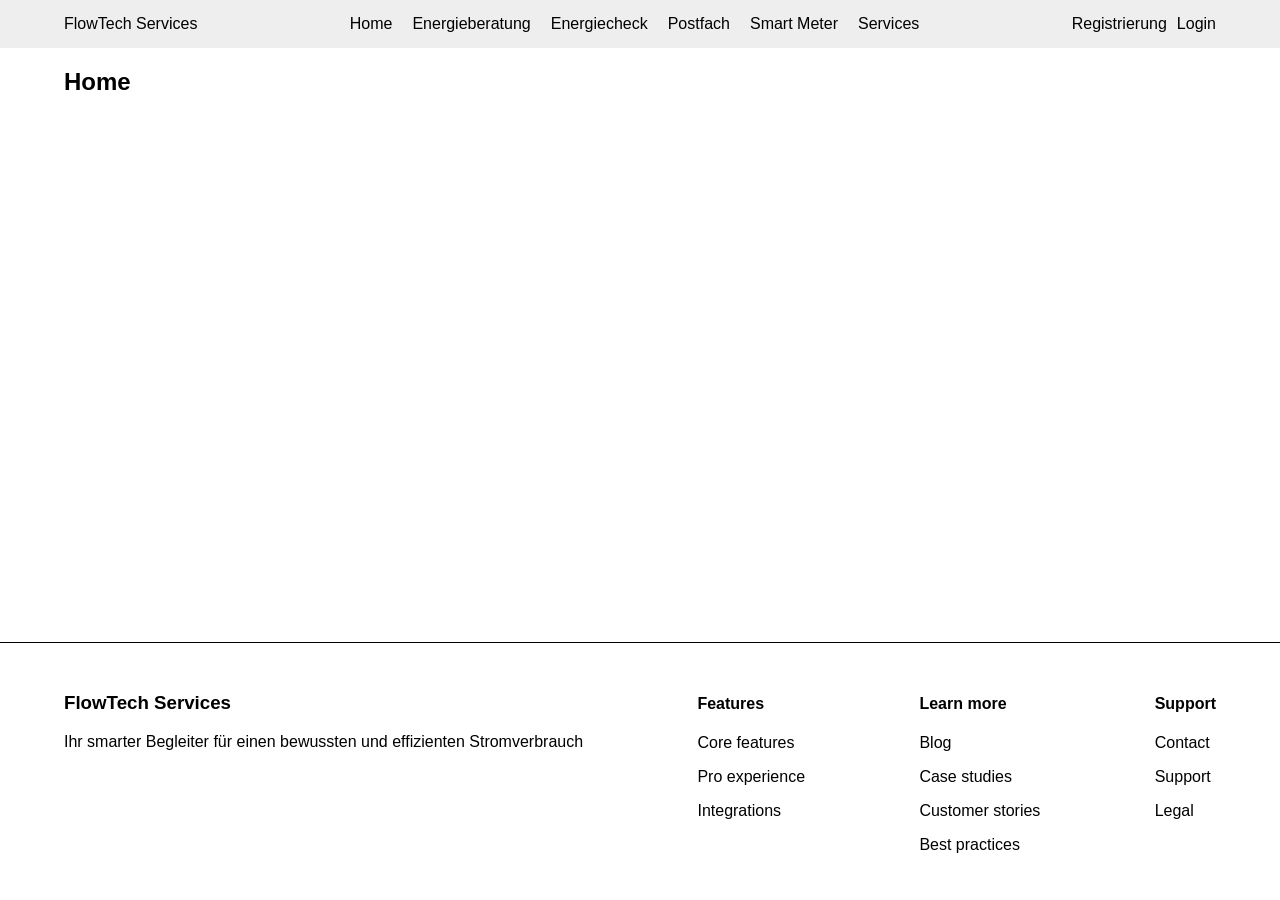
<file: Neuer Ordner/Flowtech/index.html>
<!DOCTYPE html>
<html lang="de">

<head>
  <meta charset="UTF-8">
  <title>FlowTech</title>
  <link rel="stylesheet" href="design.css">
</head>

<body>

<header>
  <nav class="container">

    <div class="logo">FlowTech Services</div>

    <div class="nav-links">
      <a href="index.html">Home</a>
      <a href="energieberatung.html">Energieberatung</a>
      <a href="energiecheck.html">Energiecheck</a>
      <a href="postfach.html">Postfach</a>
      <a href="smartmeter.html">Smart Meter</a>
      <a href="services.html">Services</a>
    </div>

    <div class="nav-actions">
      <a href="registrierung.html">Registrierung</a>
      <a href="login.html">Login</a>
    </div>

  </nav>
</header>

<main class="container">
  <section>
    <h1>Home</h1>
  </section>
</main>

<footer>
 <div class="container">

  <section>
    <h3>FlowTech Services</h3>
    <p>Ihr smarter Begleiter für einen bewussten und effizienten Stromverbrauch</p>
  </section>

  <section>
    <h4>Features</h4>
    <p>Core features</p>
    <p>Pro experience</p>
    <p>Integrations</p>
  </section>

  <section>
    <h4>Learn more</h4>
    <p>Blog</p>
    <p>Case studies</p>
    <p>Customer stories</p>
    <p>Best practices</p>
  </section>

  <section>
    <h4>Support</h4>
    <p>Contact</p>
    <p>Support</p>
    <p>Legal</p>
  </section>
 </div>
</footer>

</body>
</html>
</file>
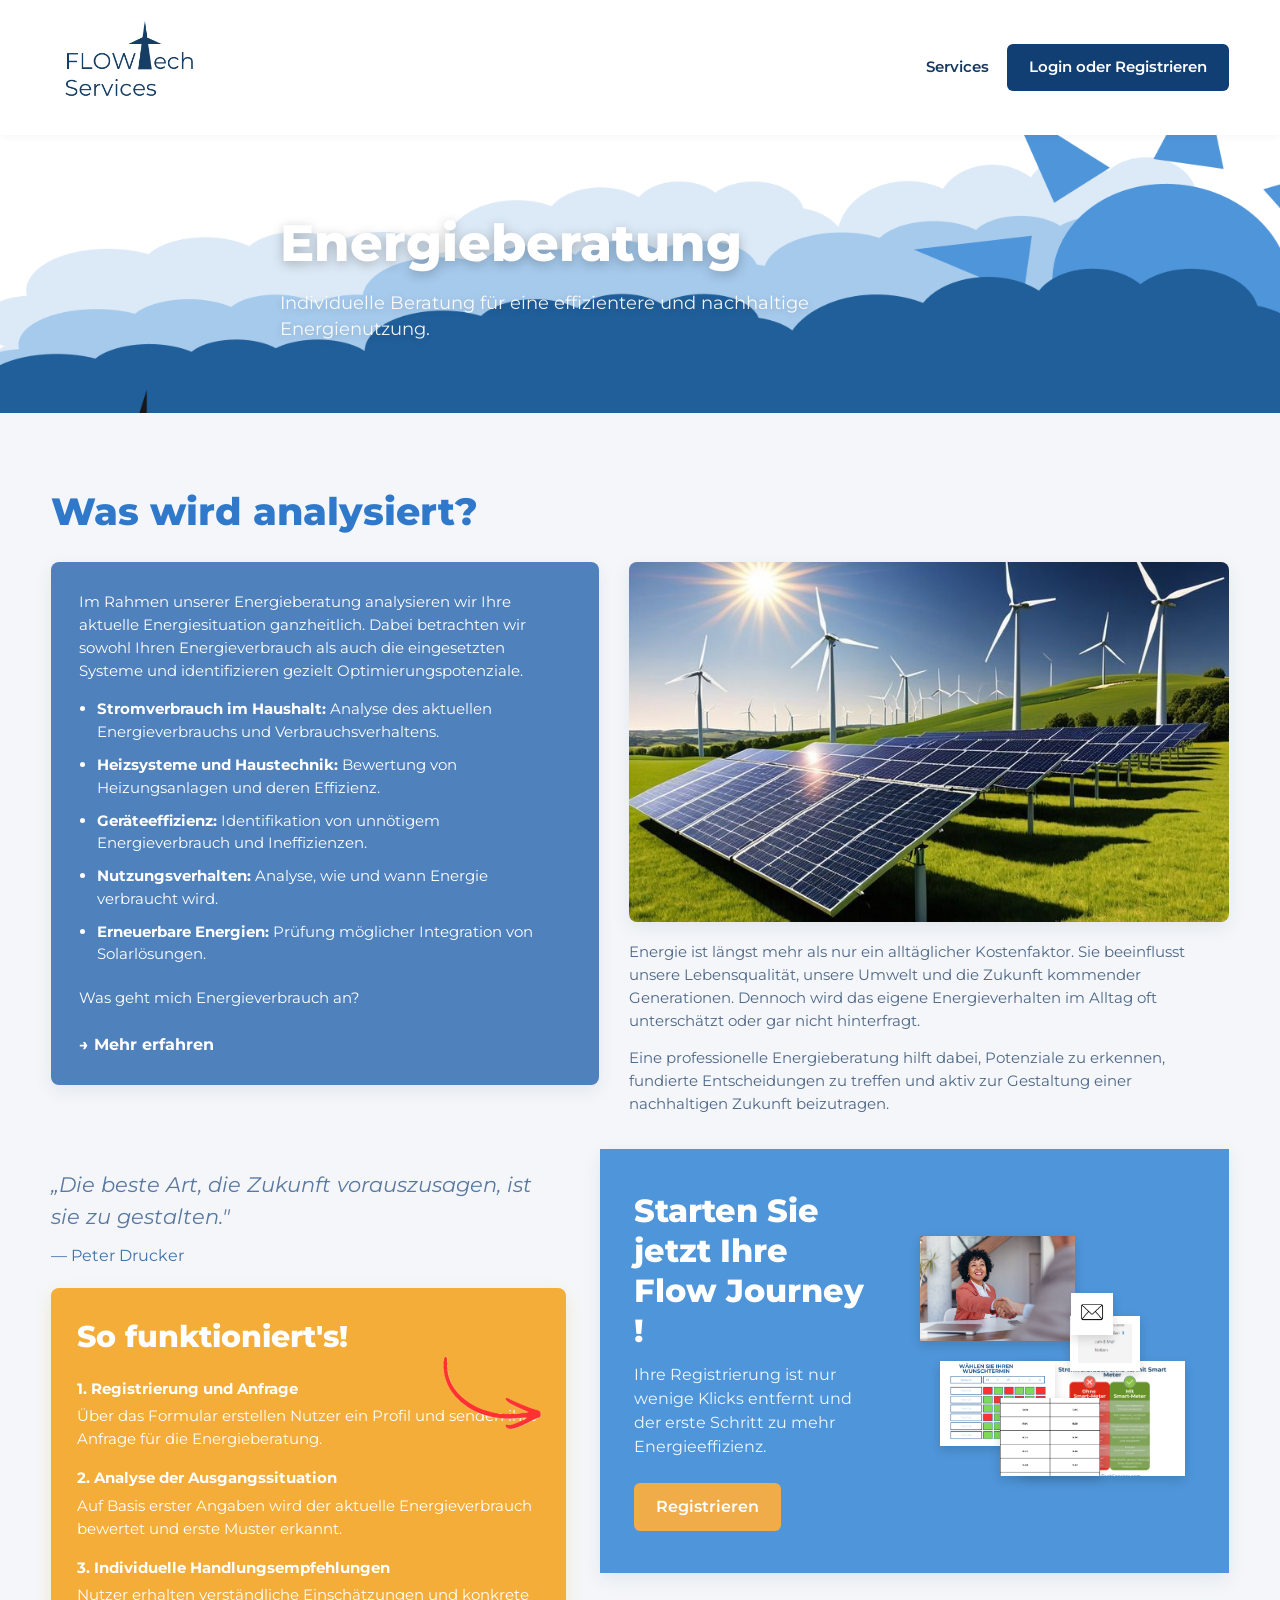
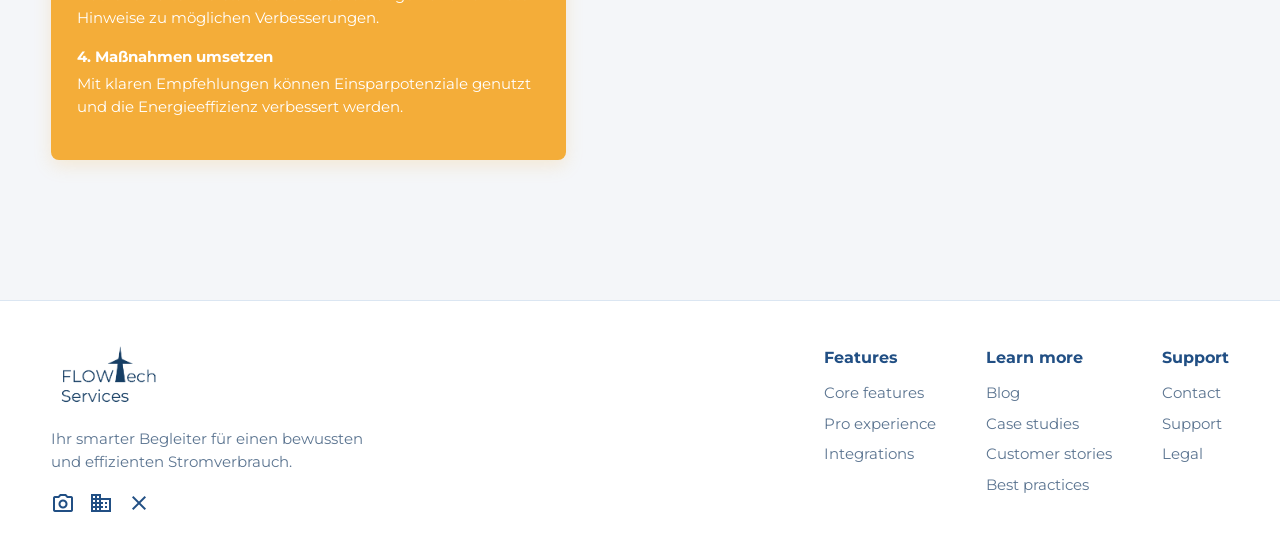
<file: energieberatung.html>
<!DOCTYPE html>
<html lang="de">
<head>
  <meta charset="UTF-8" />
  <meta name="viewport" content="width=device-width, initial-scale=1.0" />
  <title>Energieberatung | Flowtech Services</title>

  <link rel="preconnect" href="https://fonts.googleapis.com">
  <link rel="preconnect" href="https://fonts.gstatic.com" crossorigin>
  <link href="https://fonts.googleapis.com/css2?family=Montserrat:wght@400;500;600;700;800&display=swap" rel="stylesheet">
  <link href="https://fonts.googleapis.com/css2?family=Material+Symbols+Outlined" rel="stylesheet" />

  <style>
    * {
      margin: 0;
      padding: 0;
      box-sizing: border-box;
      font-family: 'Montserrat', Arial, Helvetica, sans-serif;
    }

    body {
      background: #f4f6f9;
      color: #17395f;
      line-height: 1.5;
    }

    a {
      text-decoration: none;
      color: inherit;
    }

    img {
      max-width: 100%;
      display: block;
    }

    .container {
      width: min(1180px, 92%);
      margin: 0 auto;
    }

    header {
      background: #ffffff;
      padding: 20px 0;
      box-shadow: 0 2px 8px rgba(0, 0, 0, 0.04);
      position: sticky;
      top: 0;
      z-index: 100;
    }

    .navbar {
      display: flex;
      justify-content: space-between;
      align-items: center;
      gap: 20px;
    }

    .logo-img {
      height: 95px;
      width: auto;
    }

    .footer-logo {
      height: 70px;
      width: auto;
      margin-bottom: 12px;
    }

    .nav-links {
      display: flex;
      align-items: center;
      gap: 18px;
      font-size: 0.95rem;
      font-weight: 600;
    }

    .btn {
      display: inline-block;
      padding: 12px 22px;
      border-radius: 6px;
      font-weight: 600;
      transition: 0.25s ease;
      text-align: center;
    }

    .btn-primary {
      background: #123f73;
      color: #ffffff;
    }

    .btn-primary:hover {
      background: #0f3560;
    }

    .hero {
      background-image: url("FlowTechBanner.png");
      background-size: cover;
      background-position: top center;
      background-repeat: no-repeat;
      color: white;
      min-height: 190px;
      position: relative;
      display: flex;
      align-items: center;
    }

    .hero-content {
      max-width: 720px;
      text-align: left;
    }

    .hero h1 {
      font-size: clamp(2rem, 4vw, 3.2rem);
      color: #ffffff;
      margin-bottom: 8px;
      font-weight: 800;
      text-shadow: 0 3px 12px rgba(0,0,0,0.25);
    }

    .hero p {
      font-size: 1.1rem;
      color: rgba(255,255,255,0.92);
      max-width: 620px;
      text-shadow: 0 2px 8px rgba(0,0,0,0.18);
    }

    section {
      padding: 70px 0;
    }

    .section-title {
      font-size: clamp(1.7rem, 3vw, 2.4rem);
      margin-bottom: 22px;
      color: #2f78ca;
      font-weight: 800;
    }

    .analysis-grid {
      display: grid;
      grid-template-columns: 1.05fr 1.15fr;
      gap: 30px;
      align-items: start;
    }

    .info-box {
      background: #4f81bd;
      color: #ffffff;
      padding: 28px;
      border-radius: 8px;
      box-shadow: 0 6px 18px rgba(22, 58, 99, 0.08);
    }

    .info-box p {
      margin-bottom: 16px;
      font-size: 0.96rem;
    }

    .info-box ul {
      padding-left: 18px;
      margin-bottom: 20px;
    }

    .info-box li {
      margin-bottom: 10px;
      font-size: 0.95rem;
    }

    .more-link {
      display: inline-block;
      margin-top: 8px;
      font-weight: 700;
      color: #ffffff;
    }

    .image-text img {
      width: 100%;
      height: 360px;
      object-fit: cover;
      border-radius: 8px;
      margin-bottom: 18px;
      box-shadow: 0 6px 18px rgba(22, 58, 99, 0.08);
    }

    .image-text p {
      color: #4e6887;
      margin-bottom: 14px;
      font-size: 0.96rem;
    }

    .quote-section {
      display: grid;
      grid-template-columns: 0.9fr 1.1fr;
      gap: 34px;
      align-items: start;
      margin-top: 20px;
    }

    blockquote {
      font-size: 1.3rem;
      color: #5a79a0;
      font-style: italic;
      padding: 20px 0;
    }

    blockquote span {
      display: block;
      margin-top: 12px;
      font-size: 1rem;
      font-style: normal;
      color: #4172a9;
    }

    .steps-box {
      background: #f4ad39;
      color: #ffffff;
      padding: 26px;
      border-radius: 8px;
      box-shadow: 0 6px 18px rgba(244, 173, 57, 0.18);
      position: relative;
    }

    .steps-box h3 {
      font-size: 1.9rem;
      margin-bottom: 18px;
      font-weight: 800;
    }

    .step {
      margin-bottom: 16px;
      font-size: 0.96rem;
    }

    .step strong {
      display: block;
      margin-bottom: 4px;
    }

    .cta-wrapper {
      position: relative;
      display: flex;
      justify-content: flex-end;
      align-items: center;
      min-height: 420px;
    }

    .red-arrow {
      position: absolute;
      left: -235px;
      top: 145px;
      width: 260px;
      transform: rotate(8deg);
      z-index: 8;
    }

    .cta-card {
      background: #4e95d9;
      color: #ffffff;
      border-radius: 0;
      width: min(736px, 100%);
      min-height: 383px;
      padding: 42px 34px;
      box-shadow: 0 6px 18px rgba(22, 58, 99, 0.08);
      position: relative;
      overflow: hidden;
      display: grid;
      grid-template-columns: 1fr 300px;
      gap: 24px;
      align-items: center;
    }

    .cta-card h3 {
      font-size: 2rem;
      margin-bottom: 12px;
      font-weight: 800;
      line-height: 1.25;
    }

    .cta-card p {
      margin-bottom: 24px;
      color: rgba(255,255,255,0.92);
      font-size: 1rem;
    }

    .cta-card .btn-primary {
      background: #efac48;
      color: #ffffff;
    }

    .cta-card .btn-primary:hover {
      background: #d99635;
    }

    .cta-images {
      position: relative;
      height: 280px;
    }

    .cta-images img {
      position: absolute;
      object-fit: cover;
      box-shadow: 0 4px 10px rgba(0,0,0,0.14);
      background: #ffffff;
    }

    .cta-person {
      width: 155px;
      height: 105px;
      top: 15px;
      left: 25px;
      z-index: 3;
    }

    .cta-table {
      width: 165px;
      height: 115px;
      top: 140px;
      right: 10px;
      z-index: 2;
    }

    .cta-email {
      width: 70px;
      height: 55px;
      top: 95px;
      right: 55px;
      z-index: 6;
      padding: 8px;
      object-fit: contain;
    }

    .cta-calendar {
      width: 115px;
      height: 85px;
      bottom: 55px;
      left: 45px;
      z-index: 4;
    }

    .cta-times {
      width: 100px;
      height: 78px;
      bottom: 25px;
      left: 105px;
      z-index: 5;
    }

    .cta-brief {
      width: 42px;
      height: 42px;
      top: 72px;
      right: 82px;
      z-index: 7;
      object-fit: contain;
      box-shadow: none;
      background: transparent;
    }

    footer {
      background: #ffffff;
      border-top: 1px solid #dbe6f2;
      padding: 45px 0;
      margin-top: 70px;
    }

    .footer-content {
      display: flex;
      justify-content: space-between;
      align-items: flex-start;
      gap: 40px;
      flex-wrap: wrap;
    }

    .footer-brand {
      max-width: 320px;
    }

    .footer-brand p {
      color: #5c7591;
      font-size: 0.95rem;
      margin-bottom: 18px;
    }

    .social-icons {
      display: flex;
      align-items: center;
      gap: 14px;
    }

    .social-icons a {
      display: inline-flex;
      align-items: center;
      justify-content: center;
      color: #214f84;
      transition: transform 0.2s ease, opacity 0.2s ease, color 0.2s ease;
    }

    .social-icons a:hover {
      transform: translateY(-2px);
      opacity: 0.85;
      color: #123f73;
    }

    .social-icons .material-symbols-outlined {
      font-size: 24px;
      font-variation-settings:
        'FILL' 0,
        'wght' 400,
        'GRAD' 0,
        'opsz' 24;
    }

    .footer-links {
      display: flex;
      gap: 50px;
      flex-wrap: wrap;
    }

    .footer-links h4 {
      margin-bottom: 12px;
      color: #214f84;
      font-weight: 700;
    }

    .footer-links a {
      display: block;
      margin-bottom: 8px;
      color: #5c7591;
      font-size: 0.95rem;
      transition: color 0.2s ease;
    }

    .footer-links a:hover {
      color: #214f84;
    }

    @media (max-width: 950px) {
      .analysis-grid,
      .quote-section {
        grid-template-columns: 1fr;
      }

      .cta-wrapper {
        justify-content: stretch;
        min-height: auto;
      }

      .red-arrow {
        display: none;
      }

      .cta-card {
        width: 100%;
        grid-template-columns: 1fr;
      }

      .cta-images {
        height: 260px;
      }

      .navbar {
        flex-direction: column;
        align-items: flex-start;
      }

      .nav-links {
        width: 100%;
        justify-content: space-between;
        flex-wrap: wrap;
      }

      .footer-content {
        flex-direction: column;
      }
    }

    @media (max-width: 600px) {
      .logo-img {
        height: 45px;
      }

      .footer-logo {
        height: 50px;
      }

      .hero {
        min-height: 170px;
        background-position: top center;
      }

      .hero h1 {
        font-size: 2rem;
      }

      .hero p {
        font-size: 0.95rem;
      }

      .btn {
        width: 100%;
      }

      .nav-links {
        gap: 12px;
      }

      .section-title {
        font-size: 1.55rem;
      }

      blockquote {
        font-size: 1.1rem;
      }

      .cta-card {
        grid-template-columns: 1fr;
      }

      .cta-images {
        height: 260px;
      }
    }
  </style>
</head>
<body>
  <header>
    <div class="container navbar">
      <a href="#">
        <img src="FlowTech.png" alt="Flowtech Logo" class="logo-img">
      </a>

      <nav class="nav-links">
        <a href="#analyse">Services</a>
        <a href="#kontakt" class="btn btn-primary">Login oder Registrieren</a>
      </nav>
    </div>
  </header>

  <section class="hero">
    <div class="container hero-content">
      <h1>Energieberatung</h1>
      <p>Individuelle Beratung für eine effizientere und nachhaltige Energienutzung.</p>
    </div>
  </section>

  <section id="analyse">
    <div class="container">
      <h2 class="section-title">Was wird analysiert?</h2>

      <div class="analysis-grid">
        <div class="info-box">
          <p>
            Im Rahmen unserer Energieberatung analysieren wir Ihre aktuelle Energiesituation ganzheitlich. Dabei betrachten wir sowohl Ihren Energieverbrauch als auch die eingesetzten Systeme und identifizieren gezielt Optimierungspotenziale.
          </p>

          <ul>
            <li><strong>Stromverbrauch im Haushalt:</strong> Analyse des aktuellen Energieverbrauchs und Verbrauchsverhaltens.</li>
            <li><strong>Heizsysteme und Haustechnik:</strong> Bewertung von Heizungsanlagen und deren Effizienz.</li>
            <li><strong>Geräteeffizienz:</strong> Identifikation von unnötigem Energieverbrauch und Ineffizienzen.</li>
            <li><strong>Nutzungsverhalten:</strong> Analyse, wie und wann Energie verbraucht wird.</li>
            <li><strong>Erneuerbare Energien:</strong> Prüfung möglicher Integration von Solarlösungen.</li>
          </ul>

          <p>Was geht mich Energieverbrauch an?</p>
          <a href="#" class="more-link">→ Mehr erfahren</a>
        </div>

        <div class="image-text">
          <img src="photovoltaik.jpg" alt="Solar- und Windenergie" />
          <p>
            Energie ist längst mehr als nur ein alltäglicher Kostenfaktor. Sie beeinflusst unsere Lebensqualität, unsere Umwelt und die Zukunft kommender Generationen. Dennoch wird das eigene Energieverhalten im Alltag oft unterschätzt oder gar nicht hinterfragt.
          </p>
          <p>
            Eine professionelle Energieberatung hilft dabei, Potenziale zu erkennen, fundierte Entscheidungen zu treffen und aktiv zur Gestaltung einer nachhaltigen Zukunft beizutragen.
          </p>
        </div>
      </div>

      <div class="quote-section">
        <div>
          <blockquote>
            „Die beste Art, die Zukunft vorauszusagen, ist sie zu gestalten."
            <span>— Peter Drucker</span>
          </blockquote>

          <div class="steps-box">
            <h3>So funktioniert's!</h3>

            <div class="step">
              <strong>1. Registrierung und Anfrage</strong>
              Über das Formular erstellen Nutzer ein Profil und senden ihre Anfrage für die Energieberatung.
            </div>

            <div class="step">
              <strong>2. Analyse der Ausgangssituation</strong>
              Auf Basis erster Angaben wird der aktuelle Energieverbrauch bewertet und erste Muster erkannt.
            </div>

            <div class="step">
              <strong>3. Individuelle Handlungsempfehlungen</strong>
              Nutzer erhalten verständliche Einschätzungen und konkrete Hinweise zu möglichen Verbesserungen.
            </div>

            <div class="step">
              <strong>4. Maßnahmen umsetzen</strong>
              Mit klaren Empfehlungen können Einsparpotenziale genutzt und die Energieeffizienz verbessert werden.
            </div>
          </div>
        </div>

        <div class="cta-wrapper">
          <img src="roter_Pfeil.png" alt="Roter Pfeil" class="red-arrow">

          <div class="cta-card">
            <div class="cta-text">
              <h3>Starten Sie jetzt Ihre Flow Journey !</h3>
              <p>Ihre Registrierung ist nur wenige Klicks entfernt und der erste Schritt zu mehr Energieeffizienz.</p>
              <a href="#kontakt" class="btn btn-primary">Registrieren</a>
            </div>

            <div class="cta-images">
              <img src="gettyimages-2173588178-612x612.jpg" alt="Beratungsgespräch" class="cta-person">
              <img src="Smart_Meter_vs_no_Smart_Meter.png" alt="Smart Meter Tabelle" class="cta-table">
              <img src="Email.png" alt="Email" class="cta-email">
              <img src="Termin_Kalender.png" alt="Termin Kalender" class="cta-calendar">
              <img src="Terminzeiten.png" alt="Terminzeiten" class="cta-times">
              <img src="Brief_emoji.png" alt="Brief Emoji" class="cta-brief">
            </div>
          </div>
        </div>
      </div>
    </div>
  </section>

  <footer id="kontakt">
    <div class="container footer-content">
      <div class="footer-brand">
        <img src="FlowTech.png" alt="Flowtech Logo" class="footer-logo">
        <p>Ihr smarter Begleiter für einen bewussten und effizienten Stromverbrauch.</p>

        <div class="social-icons">
          <a href="#" aria-label="Instagram">
            <span class="material-symbols-outlined">photo_camera</span>
          </a>
          <a href="#" aria-label="LinkedIn">
            <span class="material-symbols-outlined">business</span>
          </a>
          <a href="#" aria-label="X">
            <span class="material-symbols-outlined">close</span>
          </a>
        </div>
      </div>

      <div class="footer-links">
        <div>
          <h4>Features</h4>
          <a href="#">Core features</a>
          <a href="#">Pro experience</a>
          <a href="#">Integrations</a>
        </div>

        <div>
          <h4>Learn more</h4>
          <a href="#">Blog</a>
          <a href="#">Case studies</a>
          <a href="#">Customer stories</a>
          <a href="#">Best practices</a>
        </div>

        <div>
          <h4>Support</h4>
          <a href="#">Contact</a>
          <a href="#">Support</a>
          <a href="#">Legal</a>
        </div>
      </div>
    </div>
  </footer>
</body>
</html>
</file>
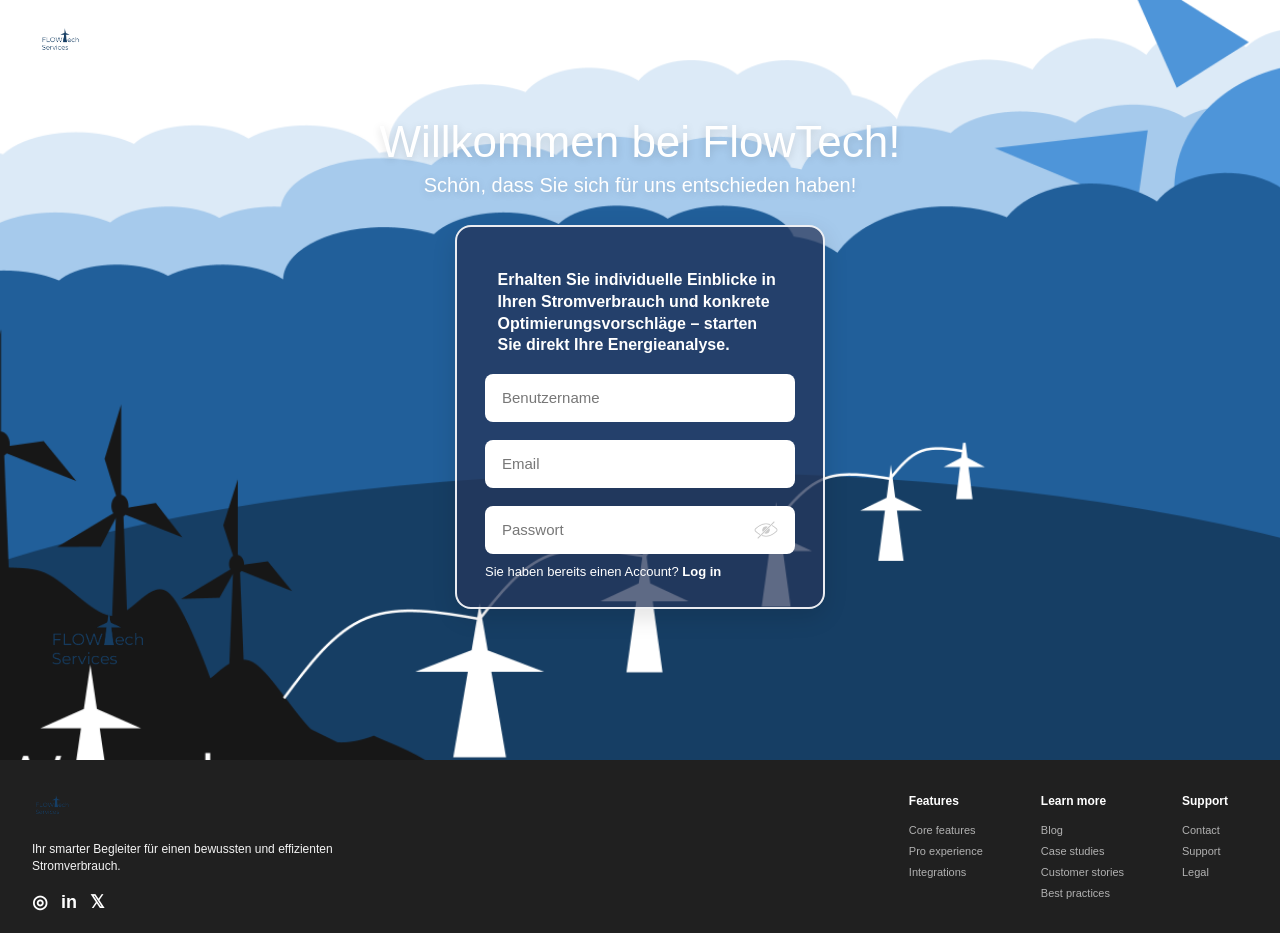
<file: registrierung.html>
<!DOCTYPE html>
<html lang="de">
<head>
  <meta charset="UTF-8" />
  <meta name="viewport" content="width=device-width, initial-scale=1.0" />
  <title>Registrierung | Flowtech Services</title>
  <style>
    * { margin: 0; padding: 0; box-sizing: border-box; font-family: Arial, Helvetica, sans-serif; }
    body { min-height: 100vh; color: #fff; background: #111; }
    a { color: inherit; text-decoration: none; }
    .page {
      min-height: 100vh;
      display: flex;
      flex-direction: column;
      background: url('registrierung.png') center top / cover no-repeat;
    }
    .top-logo {
      position: absolute;
      top: 28px;
      left: 38px;
      width: 96px;
      height: auto;
      z-index: 2;
    }
    main {
      flex: 1;
      min-height: 760px;
      position: relative;
      display: flex;
      flex-direction: column;
      align-items: center;
      padding-top: 118px;
    }
    .title { text-align: center; margin-bottom: 28px; text-shadow: 0 2px 8px rgba(0,0,0,.15); }
    .title h1 { font-size: 44px; line-height: 1.1; font-weight: 400; margin-bottom: 8px; }
    .title p { font-size: 20px; }
    .register-card {
      width: 370px;
      min-height: 374px;
      padding: 42px 28px 28px;
      border: 2px solid rgba(255,255,255,.9);
      border-radius: 16px;
      background: rgba(38, 54, 91, .74);
      box-shadow: 0 8px 24px rgba(0,0,0,.12);
    }
    .card-intro {
      font-size: 16px;
      line-height: 1.35;
      font-weight: 700;
      margin: 0 auto 18px;
      max-width: 285px;
    }
    .form-group { margin-bottom: 18px; }
    .sr-only {
      position: absolute;
      width: 1px;
      height: 1px;
      padding: 0;
      margin: -1px;
      overflow: hidden;
      clip: rect(0,0,0,0);
      white-space: nowrap;
      border: 0;
    }
    input {
      width: 100%;
      height: 48px;
      border: none;
      border-radius: 8px;
      background: #fff;
      color: #333;
      padding: 0 17px;
      font-size: 15px;
      outline: none;
    }
    input::placeholder { color: #777; }
    .password-wrap { position: relative; }
    .password-wrap input { padding-right: 48px; }
    .eye {
      position: absolute;
      right: 17px;
      top: 50%;
      width: 24px;
      transform: translateY(-50%);
      opacity: .55;
      pointer-events: none;
    }
    .login-hint { font-size: 13px; margin-top: -8px; }
    .login-hint a { font-weight: 700; }
    .brand-large {
      position: absolute;
      left: 42px;
      bottom: 82px;
      width: 238px;
      height: auto;
    }
    footer {
      min-height: 170px;
      background: #202020;
      padding: 34px 32px 22px;
      display: flex;
      justify-content: space-between;
      gap: 40px;
      align-items: flex-start;
    }
    .footer-left { max-width: 360px; }
    .footer-left img { width: 86px; height: auto; margin-bottom: 18px; }
    .footer-left p { font-size: 12px; line-height: 1.45; color: #f4f4f4; margin-bottom: 18px; }
    .socials { display: flex; gap: 13px; align-items: center; }
    .socials span { font-size: 18px; font-weight: 700; color: #fff; line-height: 1; }
    .footer-cols { display: flex; gap: 58px; padding-right: 20px; }
    .footer-col h4 { font-size: 12px; margin-bottom: 16px; color: #fff; }
    .footer-col a { display:block; font-size: 11px; color: rgba(255,255,255,.65); margin-bottom: 9px; }
    @media (max-width: 760px) {
      .title h1 { font-size: 34px; }
      .register-card { width: min(370px, 88vw); }
      .brand-large { display: none; }
      footer { flex-direction: column; }
      .footer-cols { flex-wrap: wrap; gap: 30px; }
    }
  </style>
</head>
<body>
  <div class="page">
    <a href="Index.html"><img class="top-logo" src="Flowtech_logo.png" alt="Flowtech Services Logo"></a>

    <main>
      <div class="title">
        <h1>Willkommen bei FlowTech!</h1>
        <p>Schön, dass Sie sich für uns entschieden haben!</p>
      </div>

      <form class="register-card" action="#" method="post">
        <p class="card-intro">Erhalten Sie individuelle Einblicke in Ihren Stromverbrauch und konkrete Optimierungsvorschläge – starten Sie direkt Ihre Energieanalyse.</p>

        <div class="form-group">
          <label class="sr-only" for="benutzername">Benutzername</label>
          <input type="text" id="benutzername" name="benutzername" placeholder="Benutzername" required>
        </div>

        <div class="form-group">
          <label class="sr-only" for="email">Email</label>
          <input type="email" id="email" name="email" placeholder="Email" required>
        </div>

        <div class="form-group password-wrap">
          <label class="sr-only" for="passwort">Passwort</label>
          <input type="password" id="passwort" name="passwort" placeholder="Passwort" required>
          <img class="eye" src="durchgestrichenes_Auge.png" alt="">
        </div>

        <p class="login-hint">Sie haben bereits einen Account? <a href="#">Log in</a></p>
      </form>

      <img class="brand-large" src="Flowtech_logo.png" alt="Flowtech Services Logo">
    </main>

    <footer>
      <div class="footer-left">
        <img src="Flowtech_logo.png" alt="Flowtech Services Logo">
        <p>Ihr smarter Begleiter für einen bewussten und effizienten Stromverbrauch.</p>
        <div class="socials" aria-label="Social Media Links">
          <span>◎</span><span>in</span><span>𝕏</span>
        </div>
      </div>
      <div class="footer-cols">
        <div class="footer-col">
          <h4>Features</h4>
          <a href="#">Core features</a>
          <a href="#">Pro experience</a>
          <a href="#">Integrations</a>
        </div>
        <div class="footer-col">
          <h4>Learn more</h4>
          <a href="#">Blog</a>
          <a href="#">Case studies</a>
          <a href="#">Customer stories</a>
          <a href="#">Best practices</a>
        </div>
        <div class="footer-col">
          <h4>Support</h4>
          <a href="#">Contact</a>
          <a href="#">Support</a>
          <a href="#">Legal</a>
        </div>
      </div>
    </footer>
  </div>
</body>
</html>
</file>
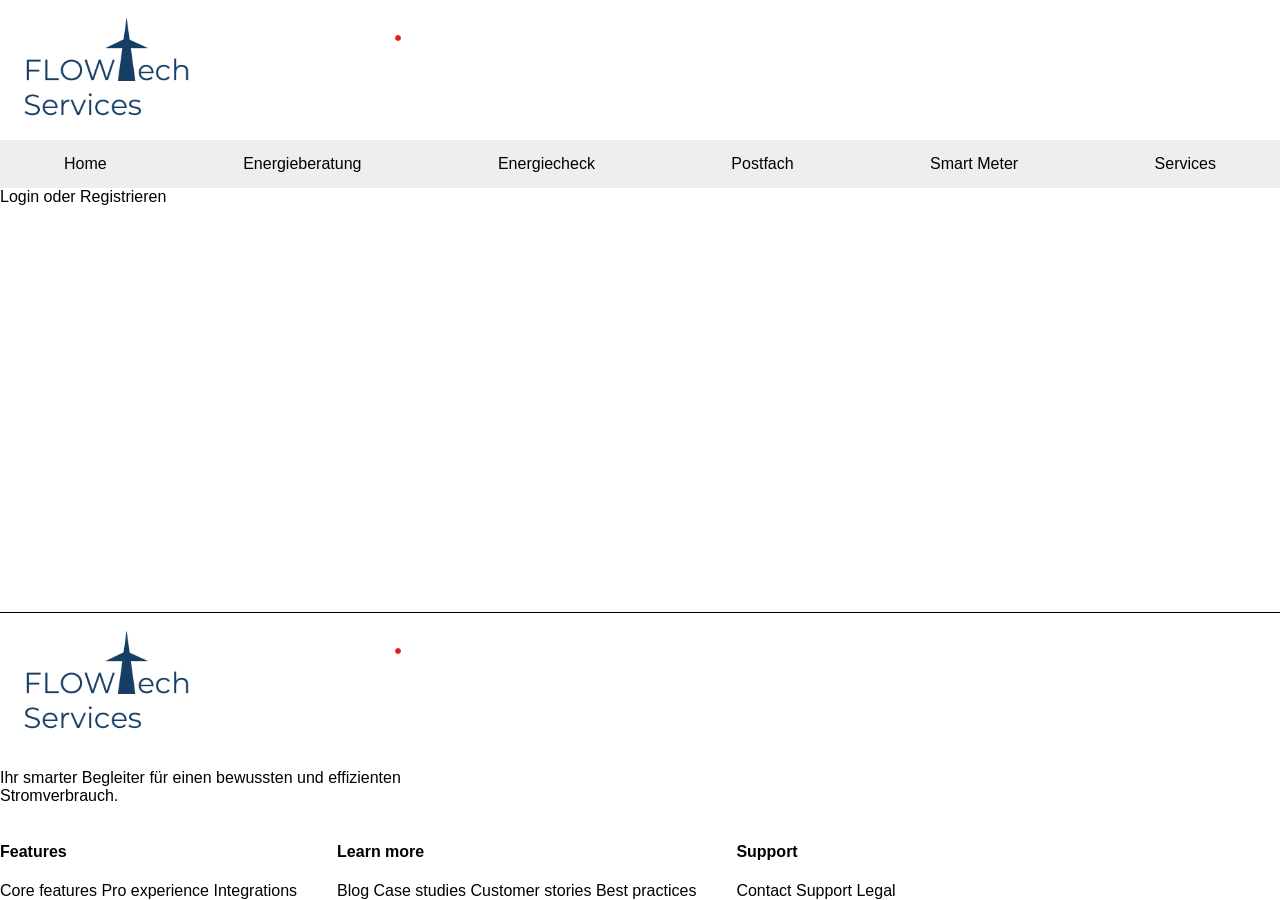
<file: Neuer Ordner/Flowtech/bestpractices.html>
<!DOCTYPE html>
<html lang="de">
<head>
  <meta charset="UTF-8">
  <title>FLOWtech</title>
  <link rel="stylesheet" href="design.css">
</head>

<body>

<header>
  <div class="logo">
    <img src="logo.png" alt="Logo">
  </div>

  <nav>
    <a href="index.html">Home</a>
    <a href="energieberatung.html">Energieberatung</a>
    <a href="energiecheck.html">Energiecheck</a>
    <a href="postfach.html">Postfach</a>
    <a href="smartmeter.html">Smart Meter</a>
    <a href="services.html">Services</a>
  </nav>

  <a href="login.html" class="login-btn">Login oder Registrieren</a>
</header>

<main>
</main>

<footer>

  <div class="footer-left">
    <img src="logo.png" alt="Logo" class="footer-logo">
    <p>Ihr smarter Begleiter für einen bewussten und effizienten Stromverbrauch.</p>
  </div>

  <div class="footer-right">

    <div>
      <h4>Features</h4>
      <a href="features.html">Core features</a>
      <a href="experience.html">Pro experience</a>
      <a href="integrations.html">Integrations</a>
    </div>

    <div>
      <h4>Learn more</h4>
      <a href="blog.html">Blog</a>
      <a href="casestudies.html">Case studies</a>
      <a href="customers.html">Customer stories</a>
      <a href="bestpractices.html">Best practices</a>
    </div>

    <div>
      <h4>Support</h4>
      <a href="contact.html">Contact</a>
      <a href="support.html">Support</a>
      <a href="legal.html">Legal</a>
    </div>

  </div>

</footer>

</body>
</html>
</file>
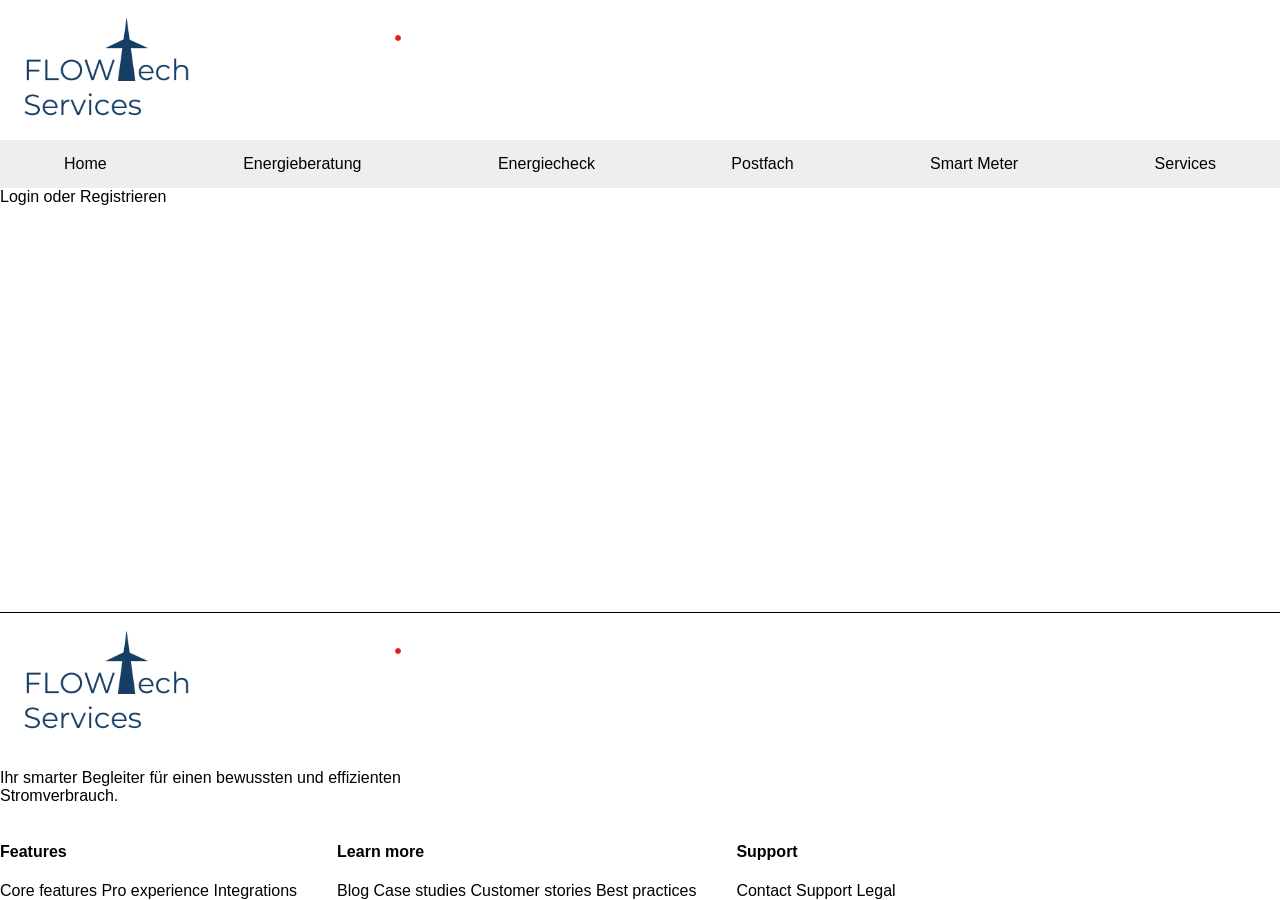
<file: Neuer Ordner/Flowtech/casesstudies.html>
<!DOCTYPE html>
<html lang="de">
<head>
  <meta charset="UTF-8">
  <title>FLOWtech</title>
  <link rel="stylesheet" href="design.css">
</head>

<body>

<header>
  <div class="logo">
    <img src="logo.png" alt="Logo">
  </div>

  <nav>
    <a href="index.html">Home</a>
    <a href="energieberatung.html">Energieberatung</a>
    <a href="energiecheck.html">Energiecheck</a>
    <a href="postfach.html">Postfach</a>
    <a href="smartmeter.html">Smart Meter</a>
    <a href="services.html">Services</a>
  </nav>

  <a href="login.html" class="login-btn">Login oder Registrieren</a>
</header>

<main>
</main>

<footer>

  <div class="footer-left">
    <img src="logo.png" alt="Logo" class="footer-logo">
    <p>Ihr smarter Begleiter für einen bewussten und effizienten Stromverbrauch.</p>
  </div>

  <div class="footer-right">

    <div>
      <h4>Features</h4>
      <a href="features.html">Core features</a>
      <a href="experience.html">Pro experience</a>
      <a href="integrations.html".html">Integrations</a>
    </div>

    <div>
      <h4>Learn more</h4>
      <a href="blog.html">Blog</a>
      <a href="casestudies.html">Case studies</a>
      <a href="customers.html">Customer stories</a>
      <a href="bestpractices.html">Best practices</a>
    </div>

    <div>
      <h4>Support</h4>
      <a href="contact.html">Contact</a>
      <a href="support.html">Support</a>
      <a href="legal.html">Legal</a>
    </div>

  </div>

</footer>

</body>
</html>
</file>
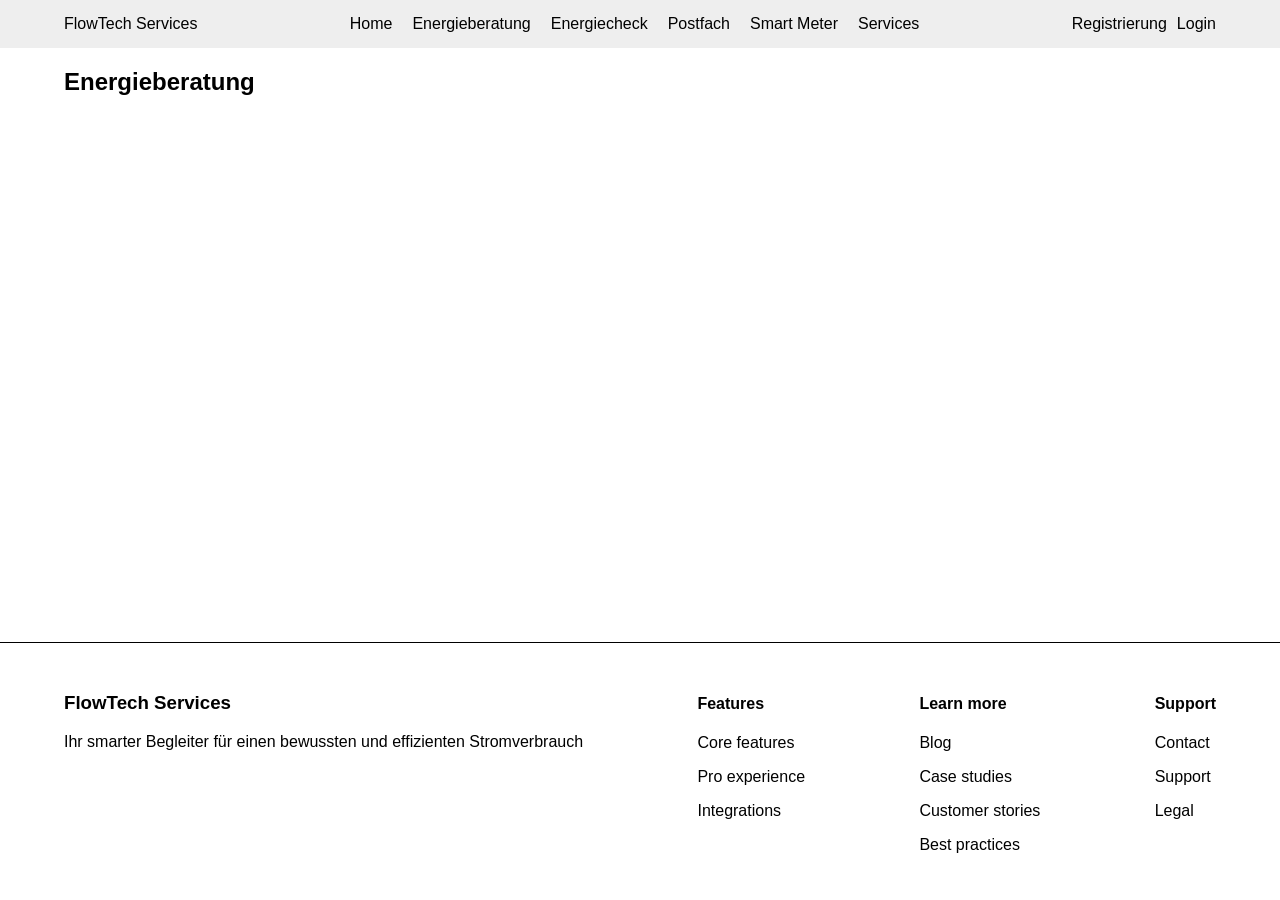
<file: Neuer Ordner/Flowtech/energieberatung.html>
<!DOCTYPE html>
<html lang="de">

<head>
  <meta charset="UTF-8">
  <title>FlowTech</title>
  <link rel="stylesheet" href="design.css">
</head>

<body>

<header>
  <nav class="container">

    <div class="logo">FlowTech Services</div>

    <div class="nav-links">
      <a href="index.html">Home</a>
      <a href="energieberatung.html">Energieberatung</a>
      <a href="energiecheck.html">Energiecheck</a>
      <a href="postfach.html">Postfach</a>
      <a href="smartmeter.html">Smart Meter</a>
      <a href="services.html">Services</a>
    </div>

    <div class="nav-actions">
      <a href="registrierung.html">Registrierung</a>
      <a href="login.html">Login</a>
    </div>

  </nav>
</header>

<main class="container">
  <section>
    <h1>Energieberatung</h1>
  </section>
</main>

<footer>
 <div class="container">

  <section>
    <h3>FlowTech Services</h3>
    <p>Ihr smarter Begleiter für einen bewussten und effizienten Stromverbrauch</p>
  </section>

  <section>
    <h4>Features</h4>
    <p>Core features</p>
    <p>Pro experience</p>
    <p>Integrations</p>
  </section>

  <section>
    <h4>Learn more</h4>
    <p>Blog</p>
    <p>Case studies</p>
    <p>Customer stories</p>
    <p>Best practices</p>
  </section>

  <section>
    <h4>Support</h4>
    <p>Contact</p>
    <p>Support</p>
    <p>Legal</p>
  </section>
 </div>
</footer>

</body>
</html>
</file>
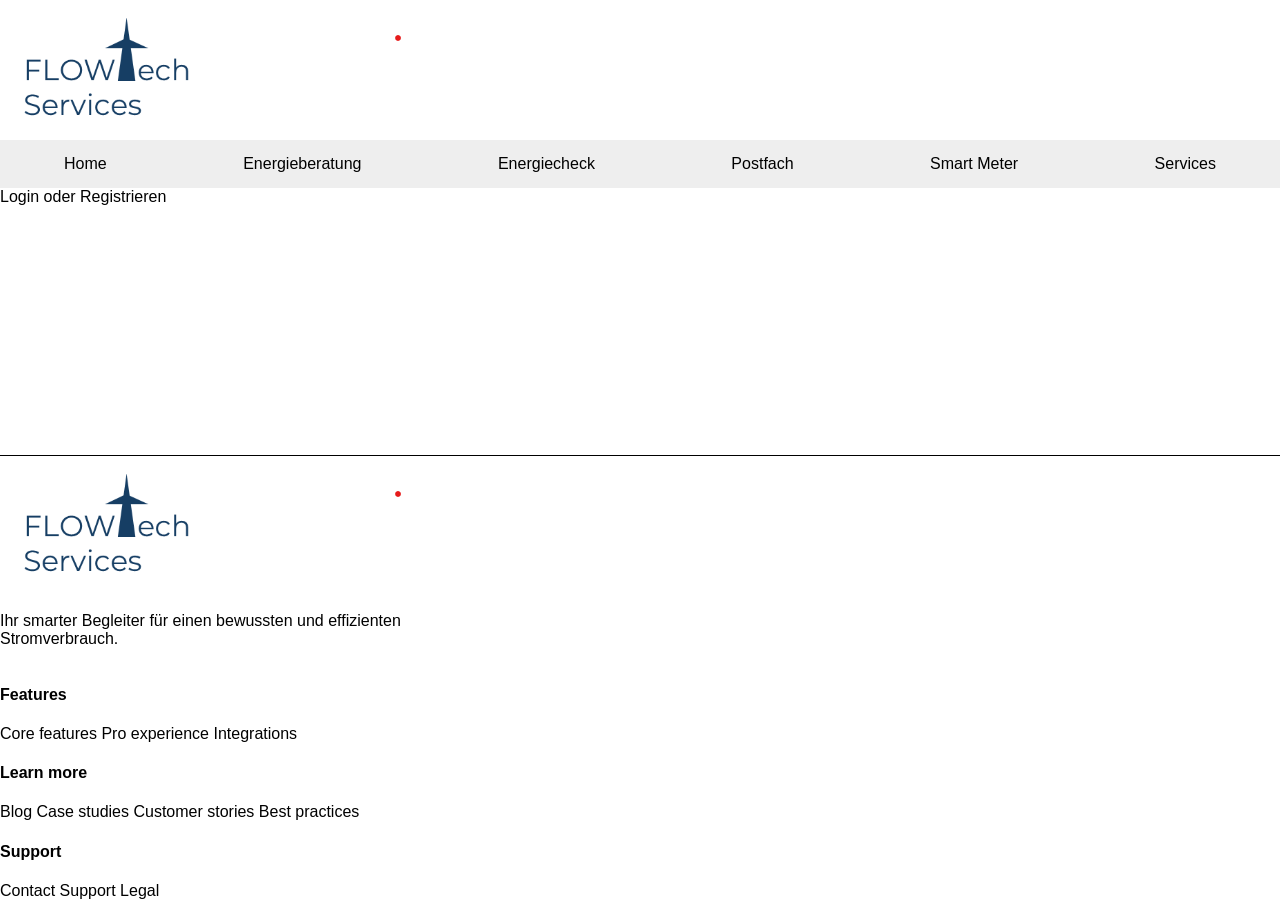
<file: Neuer Ordner/Flowtech/energiecheck.html>
<!DOCTYPE html>
<html lang="de">
<head>
  <meta charset="UTF-8">
  <title>FLOWtech</title>
  <link rel="stylesheet" href="design.css">
</head>

<body>

<header>
  <div class="logo">
    <img src="logo.png" alt="Logo">
  </div>

  <nav>
    <a href="index.html">Home</a>
    <a href="energieberatung.html">Energieberatung</a>
    <a href="energiecheck.html">Energiecheck</a>
    <a href="postfach.html">Postfach</a>
    <a href="smartmeter.html">Smart Meter</a>
    <a href="services.html">Services</a>
  </nav>

  <a href="login.html" class="login-btn">Login oder Registrieren</a>
</header>

<main>
</main>

<footer>

  <div class="footer-left">
    <img src="logo.png" alt="Logo" class="footer-logo">
    <p>Ihr smarter Begleiter für einen bewussten und effizienten Stromverbrauch.</p>
  </div>

  <div class="footer-right">

    <div>
      <h4>Features</h4>
      <a href="features.html">Core features</a>
      <a href="experience.html">Pro experience</a>
      <a href="integrations.html">Integrations</a>

    <div>
      <h4>Learn more</h4>
      <a href="blog.html">Blog</a>
      <a href="casestudies.html">Case studies</a>
      <a href="customers.html">Customer stories</a>
      <a href="bestpractices.html">Best practices</a>
    </div>

    <div>
      <h4>Support</h4>
      <a href="contact.html">Contact</a>
      <a href="support.html">Support</a>
      <a href="legal.html">Legal</a>
    </div>

  </div>

</footer>

</body>
</html>
</file>
<file: Neuer Ordner/Flowtech/design.css>
body {
    margin: 0;
    font-family: Arial, Helvetica, sans-serif;
    display: flex;
    flex-direction: column;
    min-height: 100vh;
}

main{
    flex: 1;
    padding: 
}

.container {
    width: 90%;
    margin: 0 auto;
}

nav {
    display: flex;
    justify-content: space-between;
    align-items: center;
    padding: 15px 5%;
    background: #eee;
}

.nav-links {
    display: flex;
    gap: 20px;
}

.nav-actions {
    display: flex;
    gap: 10px;
}

a {
    text-decoration: none;
    color: inherit;
}

footer {
    background: white;
    border-top: 1px solid black;
}

footer .container {
    display: flex;
    justify-content: space-between;
    padding: 30px 0;

}

.footer-left {
    max-width: 40%;

}

.footer-right {
    display: flex;
    gap: 40px;
}
.energiecheck-btn {
  background-color: #f4a300;
  color: white;
}
</file>
